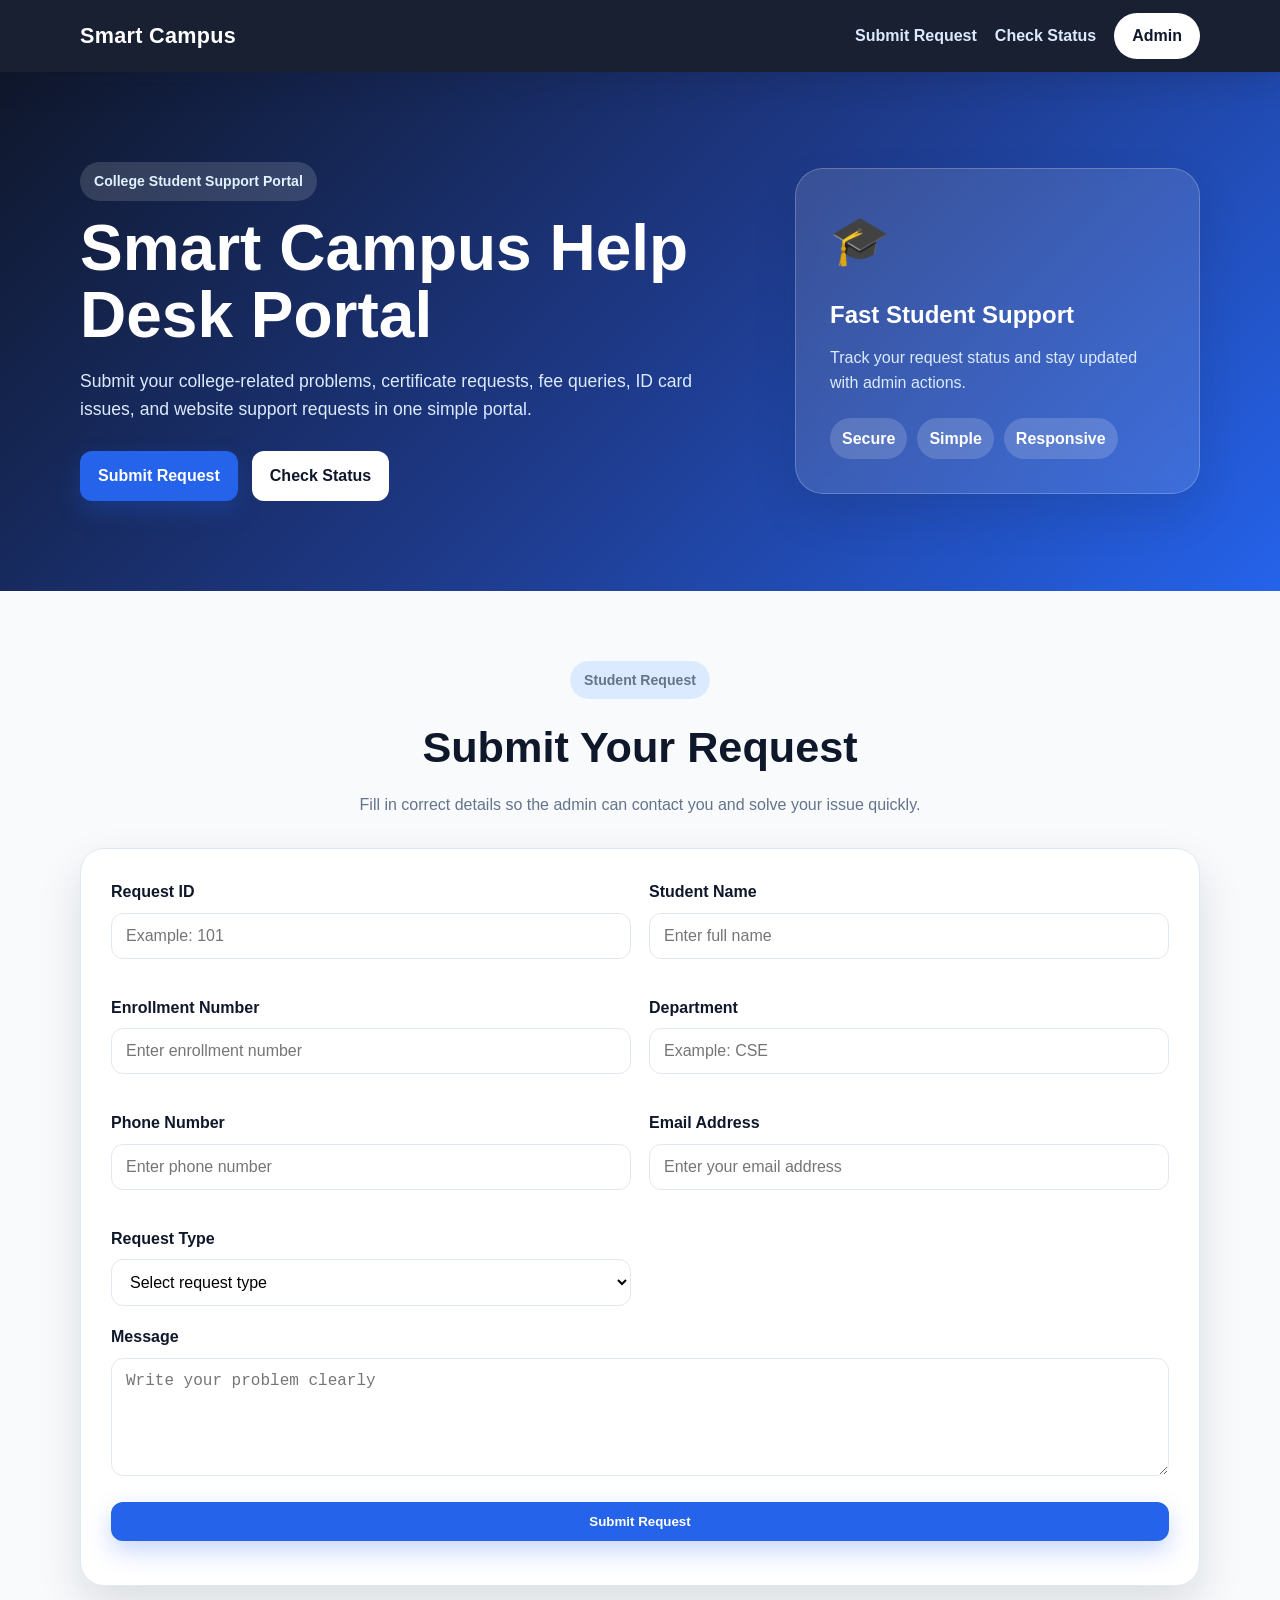
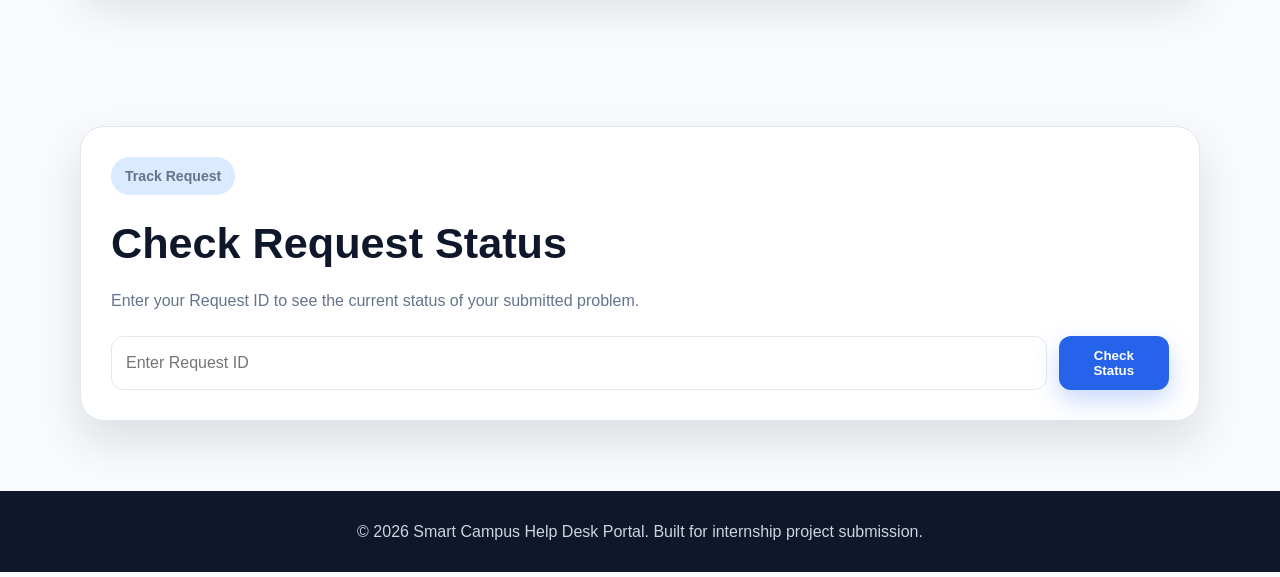
<file: frontend/index.html>
<!DOCTYPE html>
<html lang="en">
<head>
    <meta charset="UTF-8">
    <meta name="viewport" content="width=device-width, initial-scale=1.0">
    <title>Smart Campus Help Desk Portal</title>
    <link rel="stylesheet" href="assets/css/style.css">
</head>
<body>
    <header class="site-header">
        <nav class="navbar container">
            <a href="index.html" class="brand">Smart Campus</a>
            <div class="nav-links">
                <a href="#request-form">Submit Request</a>
                <a href="#status-check">Check Status</a>
                <a href="admin.html" class="admin-nav-btn">Admin</a>
            </div>
        </nav>
    </header>

    <main>
        <section class="hero">
            <div class="container hero-grid">
                <div class="hero-content">
                    <p class="badge">College Student Support Portal</p>
                    <h1>Smart Campus Help Desk Portal</h1>
                    <p class="hero-text">
                        Submit your college-related problems, certificate requests, fee queries, ID card issues,
                        and website support requests in one simple portal.
                    </p>
                    <div class="hero-actions">
                        <a href="#request-form" class="btn btn-primary">Submit Request</a>
                        <a href="#status-check" class="btn btn-light">Check Status</a>
                    </div>
                </div>

                <div class="hero-card">
                    <div class="hero-card-icon">🎓</div>
                    <h2>Fast Student Support</h2>
                    <p>Track your request status and stay updated with admin actions.</p>
                    <div class="mini-stats">
                        <span>Secure</span>
                        <span>Simple</span>
                        <span>Responsive</span>
                    </div>
                </div>
            </div>
        </section>

        <section class="section container" id="request-form">
            <div class="section-heading">
                <p class="badge badge-dark">Student Request</p>
                <h2>Submit Your Request</h2>
                <p>Fill in correct details so the admin can contact you and solve your issue quickly.</p>
            </div>

            <form class="card form-card" id="studentRequestForm">
                <div class="form-grid">
                    <div class="form-group">
                        <label for="request_id">Request ID</label>
                        <input type="text" id="request_id" placeholder="Example: 101" required>
                    </div>

                    <div class="form-group">
                        <label for="student_name">Student Name</label>
                        <input type="text" id="student_name" placeholder="Enter full name" required>
                    </div>

                    <div class="form-group">
                        <label for="enrollment">Enrollment Number</label>
                        <input type="text" id="enrollment" placeholder="Enter enrollment number" required>
                    </div>

                    <div class="form-group">
                        <label for="department">Department</label>
                        <input type="text" id="department" placeholder="Example: CSE" required>
                    </div>

                    <div class="form-group">
                        <label for="phone">Phone Number</label>
                        <input type="text" id="phone" placeholder="Enter phone number" required>
                    </div>

                    <div class="form-group">
                        <label for="email">Email Address</label>
                        <input type="email" id="email" placeholder="Enter your email address" required>
                    </div>

                    <div class="form-group">
                        <label for="request_type">Request Type</label>
                        <select id="request_type" required>
                            <option value="">Select request type</option>
                            <option value="ID Card Problem">ID Card Problem</option>
                            <option value="Certificate Request">Certificate Request</option>
                            <option value="Fee Query">Fee Query</option>
                            <option value="Website Issue">Website Issue</option>
                            <option value="Other">Other</option>
                        </select>
                    </div>
                </div>

                <div class="form-group">
                    <label for="message">Message</label>
                    <textarea id="message" rows="5" placeholder="Write your problem clearly" required></textarea>
                </div>

                <button type="submit" class="btn btn-primary full-btn">Submit Request</button>
                <p id="formMessage" class="alert-text"></p>
            </form>
        </section>

        <section class="section container" id="status-check">
            <div class="status-box">
                <div>
                    <p class="badge badge-dark">Track Request</p>
                    <h2>Check Request Status</h2>
                    <p>Enter your Request ID to see the current status of your submitted problem.</p>
                </div>

                <div class="status-form">
                    <input type="text" id="statusRequestId" placeholder="Enter Request ID">
                    <button class="btn btn-primary" id="checkStatusBtn">Check Status</button>
                </div>

                <div id="statusResult" class="status-result"></div>
            </div>
        </section>
    </main>

    <footer class="footer">
        <p>© 2026 Smart Campus Help Desk Portal. Built for internship project submission.</p>
    </footer>

    <script src="assets/js/app.js?v=21"></script>
</body>
</html>
</file>
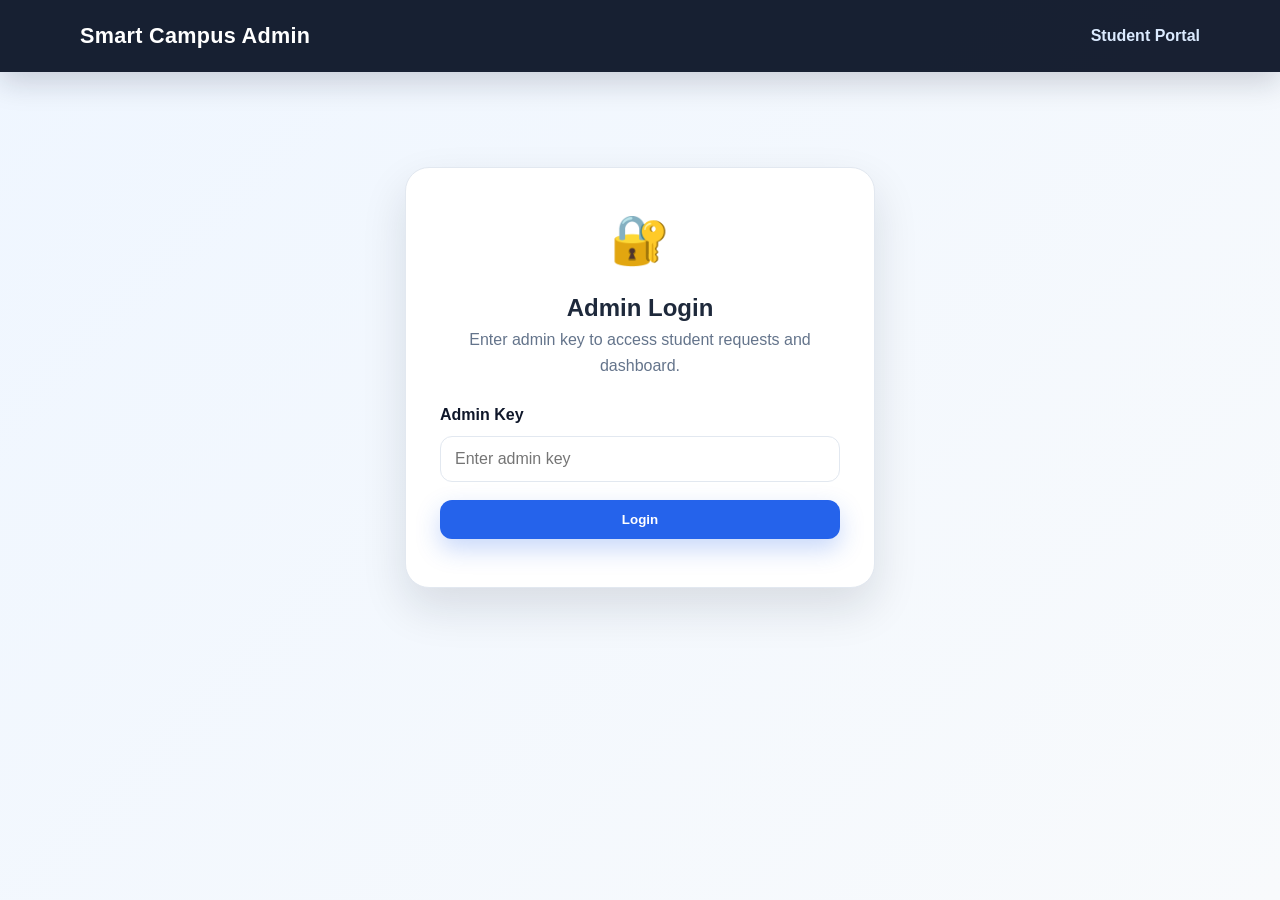
<file: frontend/admin.html>
<!DOCTYPE html>
<html lang="en">
<head>
    <meta charset="UTF-8">
    <meta name="viewport" content="width=device-width, initial-scale=1.0">
    <title>Admin Dashboard | Smart Campus Help Desk</title>
    <link rel="stylesheet" href="assets/css/style.css">
</head>
<body class="admin-body">
    <header class="site-header admin-header">
        <nav class="navbar container">
            <a href="index.html" class="brand">Smart Campus Admin</a>
            <div class="nav-links">
                <a href="index.html">Student Portal</a>
            </div>
        </nav>
    </header>

    <main class="container admin-main">
        <section class="admin-login card" id="loginSection">
            <div class="login-icon">🔐</div>
            <h1>Admin Login</h1>
            <p>Enter admin key to access student requests and dashboard.</p>
            <div class="form-group">
                <label for="adminKey">Admin Key</label>
                <input type="password" id="adminKey" placeholder="Enter admin key">
            </div>
            <button class="btn btn-primary full-btn" id="loginBtn">Login</button>
            <p id="loginMessage" class="alert-text"></p>
        </section>

        <section class="dashboard hidden" id="dashboardSection">
            <div class="dashboard-top">
                <div>
                    <p class="badge badge-dark">Admin Dashboard</p>
                    <h1>Request Management</h1>
                    <p>View student details, manage request status, and delete solved or invalid requests.</p>
                </div>
                <button class="btn btn-light" id="logoutBtn">Logout</button>
            </div>

            <div class="dashboard-cards" id="dashboardCards">
                <div class="dash-card"><span>Total</span><strong id="totalCount">0</strong></div>
                <div class="dash-card"><span>Pending</span><strong id="pendingCount">0</strong></div>
                <div class="dash-card"><span>Progress</span><strong id="progressCount">0</strong></div>
                <div class="dash-card"><span>Solved</span><strong id="solvedCount">0</strong></div>
                <div class="dash-card"><span>Rejected</span><strong id="rejectedCount">0</strong></div>
            </div>

            <div class="card table-card">
                <div class="table-header">
                    <h2>All Student Requests</h2>
                    <button class="btn btn-primary" id="refreshBtn">Refresh</button>
                </div>
                <div class="table-wrapper">
                    <table>
                        <thead>
                            <tr>
                                <th>Request ID</th>
                                <th>Student Name</th>
                                <th>Enrollment</th>
                                <th>Department</th>
                                <th>Phone</th>
                                <th>Request Type</th>
                                <th>Problem Message</th>
                                <th>Status</th>
                                <th>Submitted Date/Time</th>
                                <th>Actions</th>
                            </tr>
                        </thead>
                        <tbody id="requestsTableBody"></tbody>
                    </table>
                </div>
                <p id="adminMessage" class="alert-text"></p>
            </div>
        </section>
    </main>

    <div class="modal hidden" id="detailModal">
        <div class="modal-content">
            <button class="modal-close" id="closeModal">×</button>
            <h2>Student Request Details</h2>
            <div id="detailBox" class="detail-box"></div>
        </div>
    </div>

    <script src="assets/js/admin.js?v=21"></script>
</body>
</html>
</file>
<file: frontend/assets/css/style.css>
* {
    box-sizing: border-box;
    margin: 0;
    padding: 0;
}

:root {
    --primary: #2563eb;
    --primary-dark: #1e40af;
    --secondary: #0f172a;
    --accent: #38bdf8;
    --bg: #f8fafc;
    --card: #ffffff;
    --text: #1e293b;
    --muted: #64748b;
    --border: #e2e8f0;
    --success: #16a34a;
    --danger: #dc2626;
    --warning: #d97706;
    --shadow: 0 20px 45px rgba(15, 23, 42, 0.12);
}

body {
    font-family: Arial, Helvetica, sans-serif;
    background: var(--bg);
    color: var(--text);
    line-height: 1.6;
}

html {
    scroll-behavior: smooth;
}

.container {
    width: min(1120px, 92%);
    margin: auto;
}

.site-header {
    background: rgba(15, 23, 42, 0.96);
    position: sticky;
    top: 0;
    z-index: 10;
    box-shadow: 0 10px 30px rgba(15, 23, 42, 0.18);
}

.navbar {
    min-height: 72px;
    display: flex;
    align-items: center;
    justify-content: space-between;
    gap: 20px;
}

.brand {
    color: #ffffff;
    font-size: 1.35rem;
    font-weight: 800;
    letter-spacing: 0.3px;
    text-decoration: none;
}

.nav-links {
    display: flex;
    align-items: center;
    gap: 18px;
}

.nav-links a {
    color: #dbeafe;
    text-decoration: none;
    font-weight: 700;
    transition: 0.25s ease;
}

.nav-links a:hover {
    color: var(--accent);
}

.admin-nav-btn {
    background: #ffffff;
    color: var(--secondary) !important;
    padding: 10px 18px;
    border-radius: 999px;
}

.hero {
    background: linear-gradient(135deg, #0f172a 0%, #1e3a8a 52%, #2563eb 100%);
    color: #ffffff;
    padding: 90px 0;
    overflow: hidden;
}

.hero-grid {
    display: grid;
    grid-template-columns: 1.25fr 0.75fr;
    align-items: center;
    gap: 40px;
}

.badge {
    display: inline-block;
    background: rgba(255, 255, 255, 0.14);
    color: #e0f2fe;
    padding: 8px 14px;
    border-radius: 999px;
    font-size: 0.88rem;
    font-weight: 800;
    margin-bottom: 14px;
}

.badge-dark {
    background: #dbeafe;
    color: var(--primary-dark);
}

.hero h1 {
    font-size: clamp(2.25rem, 5vw, 4.5rem);
    line-height: 1.05;
    margin-bottom: 18px;
}

.hero-text {
    color: #dbeafe;
    font-size: 1.1rem;
    max-width: 650px;
    margin-bottom: 28px;
}

.hero-actions {
    display: flex;
    gap: 14px;
    flex-wrap: wrap;
}

.btn {
    border: none;
    cursor: pointer;
    border-radius: 12px;
    padding: 12px 18px;
    font-weight: 800;
    text-decoration: none;
    display: inline-flex;
    align-items: center;
    justify-content: center;
    transition: 0.25s ease;
}

.btn:hover {
    transform: translateY(-2px);
}

.btn-primary {
    background: var(--primary);
    color: #ffffff;
    box-shadow: 0 10px 25px rgba(37, 99, 235, 0.25);
}

.btn-primary:hover {
    background: var(--primary-dark);
}

.btn-light {
    background: #ffffff;
    color: var(--secondary);
}

.hero-card {
    background: rgba(255, 255, 255, 0.12);
    border: 1px solid rgba(255, 255, 255, 0.22);
    border-radius: 28px;
    padding: 34px;
    box-shadow: var(--shadow);
    backdrop-filter: blur(10px);
}

.hero-card-icon {
    font-size: 3rem;
    margin-bottom: 16px;
}

.hero-card h2 {
    margin-bottom: 10px;
}

.hero-card p {
    color: #dbeafe;
}

.mini-stats {
    display: flex;
    gap: 10px;
    flex-wrap: wrap;
    margin-top: 22px;
}

.mini-stats span {
    background: rgba(255, 255, 255, 0.16);
    padding: 8px 12px;
    border-radius: 999px;
    font-weight: 700;
}

.section {
    padding: 70px 0;
}

.section-heading {
    text-align: center;
    max-width: 720px;
    margin: 0 auto 30px;
}

.section-heading h2,
.status-box h2,
.dashboard-top h1 {
    font-size: clamp(1.8rem, 4vw, 2.7rem);
    color: var(--secondary);
    margin-bottom: 10px;
}

.section-heading p,
.status-box p,
.dashboard-top p,
.admin-login p {
    color: var(--muted);
}

.card,
.status-box {
    background: var(--card);
    border: 1px solid var(--border);
    border-radius: 24px;
    box-shadow: var(--shadow);
}

.form-card {
    padding: 30px;
}

.form-grid {
    display: grid;
    grid-template-columns: repeat(2, minmax(0, 1fr));
    gap: 18px;
}

.form-group {
    margin-bottom: 18px;
}

label {
    display: block;
    font-weight: 800;
    margin-bottom: 8px;
    color: var(--secondary);
}

input,
select,
textarea {
    width: 100%;
    border: 1px solid var(--border);
    border-radius: 12px;
    padding: 13px 14px;
    font-size: 1rem;
    outline: none;
    transition: 0.25s ease;
    background: #ffffff;
}

input:focus,
select:focus,
textarea:focus {
    border-color: var(--primary);
    box-shadow: 0 0 0 4px rgba(37, 99, 235, 0.12);
}

.full-btn {
    width: 100%;
}

.alert-text {
    margin-top: 14px;
    font-weight: 800;
}

.status-box {
    padding: 30px;
    display: grid;
    gap: 22px;
}

.status-form {
    display: flex;
    gap: 12px;
}

.status-result {
    background: #f8fafc;
    border-radius: 16px;
    padding: 16px;
    display: none;
    border: 1px solid var(--border);
}

.footer {
    text-align: center;
    padding: 28px 16px;
    background: var(--secondary);
    color: #cbd5e1;
}

.admin-body {
    background: linear-gradient(135deg, #eff6ff, #f8fafc);
    min-height: 100vh;
}

.admin-main {
    padding: 55px 0;
}

.admin-login {
    max-width: 470px;
    margin: 40px auto;
    padding: 34px;
    text-align: center;
}

.login-icon {
    font-size: 3rem;
    margin-bottom: 10px;
}

.admin-login .form-group {
    text-align: left;
    margin-top: 24px;
}

.hidden {
    display: none !important;
}

.dashboard-top {
    display: flex;
    justify-content: space-between;
    gap: 20px;
    align-items: flex-start;
    margin-bottom: 24px;
}

.dashboard-cards {
    display: grid;
    grid-template-columns: repeat(5, 1fr);
    gap: 16px;
    margin-bottom: 24px;
}

.dash-card {
    background: #ffffff;
    border: 1px solid var(--border);
    border-radius: 20px;
    padding: 22px;
    box-shadow: 0 12px 30px rgba(15, 23, 42, 0.08);
}

.dash-card span {
    color: var(--muted);
    font-weight: 800;
}

.dash-card strong {
    display: block;
    color: var(--primary-dark);
    font-size: 2rem;
    margin-top: 4px;
}

.table-card {
    padding: 24px;
}

.table-header {
    display: flex;
    justify-content: space-between;
    align-items: center;
    gap: 16px;
    margin-bottom: 18px;
}

.table-wrapper {
    width: 100%;
    overflow-x: auto;
}

table {
    width: 100%;
    border-collapse: collapse;
    min-width: 1120px;
}

th,
td {
    padding: 14px;
    border-bottom: 1px solid var(--border);
    text-align: left;
    vertical-align: top;
    font-size: 0.95rem;
}

th {
    background: #eff6ff;
    color: var(--secondary);
    font-size: 0.88rem;
    text-transform: uppercase;
    letter-spacing: 0.4px;
}

tr:hover td {
    background: #f8fafc;
}

.status-pill {
    display: inline-block;
    padding: 6px 10px;
    border-radius: 999px;
    font-size: 0.8rem;
    font-weight: 900;
    text-transform: capitalize;
}

.status-pending { background: #fef3c7; color: #92400e; }
.status-progress { background: #dbeafe; color: #1d4ed8; }
.status-solved { background: #dcfce7; color: #166534; }
.status-rejected { background: #fee2e2; color: #991b1b; }

.action-buttons {
    display: flex;
    flex-wrap: wrap;
    gap: 8px;
}

.small-btn {
    padding: 8px 10px;
    border-radius: 10px;
    border: none;
    cursor: pointer;
    font-weight: 800;
    transition: 0.2s ease;
}

.small-btn:hover {
    transform: translateY(-1px);
}

.progress-btn { background: #dbeafe; color: #1d4ed8; }
.solved-btn { background: #dcfce7; color: #166534; }
.rejected-btn { background: #fee2e2; color: #991b1b; }
.delete-btn { background: #111827; color: #ffffff; }
.view-btn { background: #f1f5f9; color: #0f172a; }

.modal {
    position: fixed;
    inset: 0;
    background: rgba(15, 23, 42, 0.68);
    display: flex;
    align-items: center;
    justify-content: center;
    padding: 20px;
    z-index: 99;
}

.modal-content {
    background: #ffffff;
    max-width: 650px;
    width: 100%;
    border-radius: 24px;
    padding: 28px;
    position: relative;
    box-shadow: var(--shadow);
}

.modal-close {
    position: absolute;
    right: 18px;
    top: 14px;
    background: #f1f5f9;
    border: none;
    width: 36px;
    height: 36px;
    border-radius: 50%;
    font-size: 1.4rem;
    cursor: pointer;
}

.detail-box {
    margin-top: 18px;
    display: grid;
    gap: 12px;
}

.detail-row {
    background: #f8fafc;
    border: 1px solid var(--border);
    padding: 12px;
    border-radius: 12px;
}

.detail-row strong {
    color: var(--secondary);
}

@media (max-width: 900px) {
    .hero-grid,
    .form-grid {
        grid-template-columns: 1fr;
    }

    .dashboard-cards {
        grid-template-columns: repeat(2, 1fr);
    }

    .dashboard-top,
    .status-form,
    .navbar {
        flex-direction: column;
        align-items: stretch;
    }

    .nav-links {
        justify-content: center;
        flex-wrap: wrap;
    }
}

@media (max-width: 560px) {
    .hero {
        padding: 60px 0;
    }

    .form-card,
    .status-box,
    .table-card,
    .admin-login {
        padding: 20px;
    }

    .dashboard-cards {
        grid-template-columns: 1fr;
    }
}
</file>
